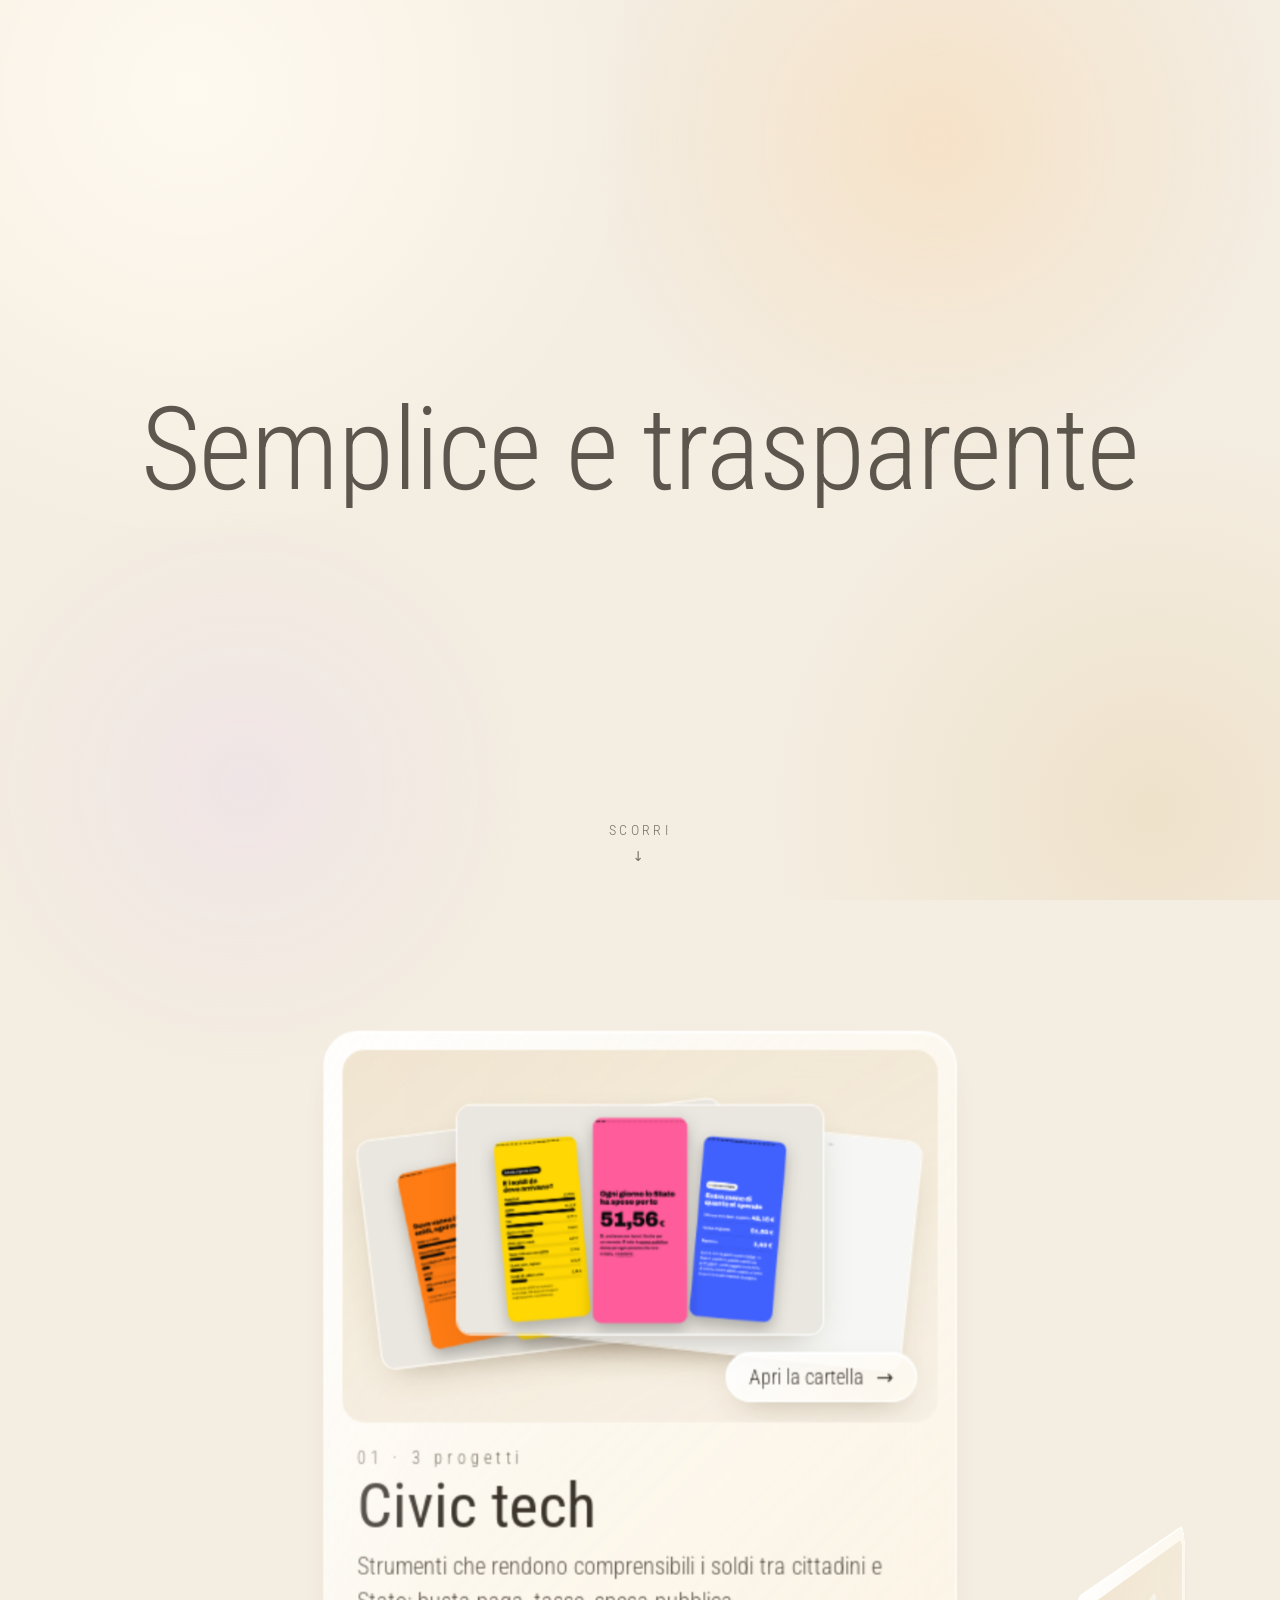
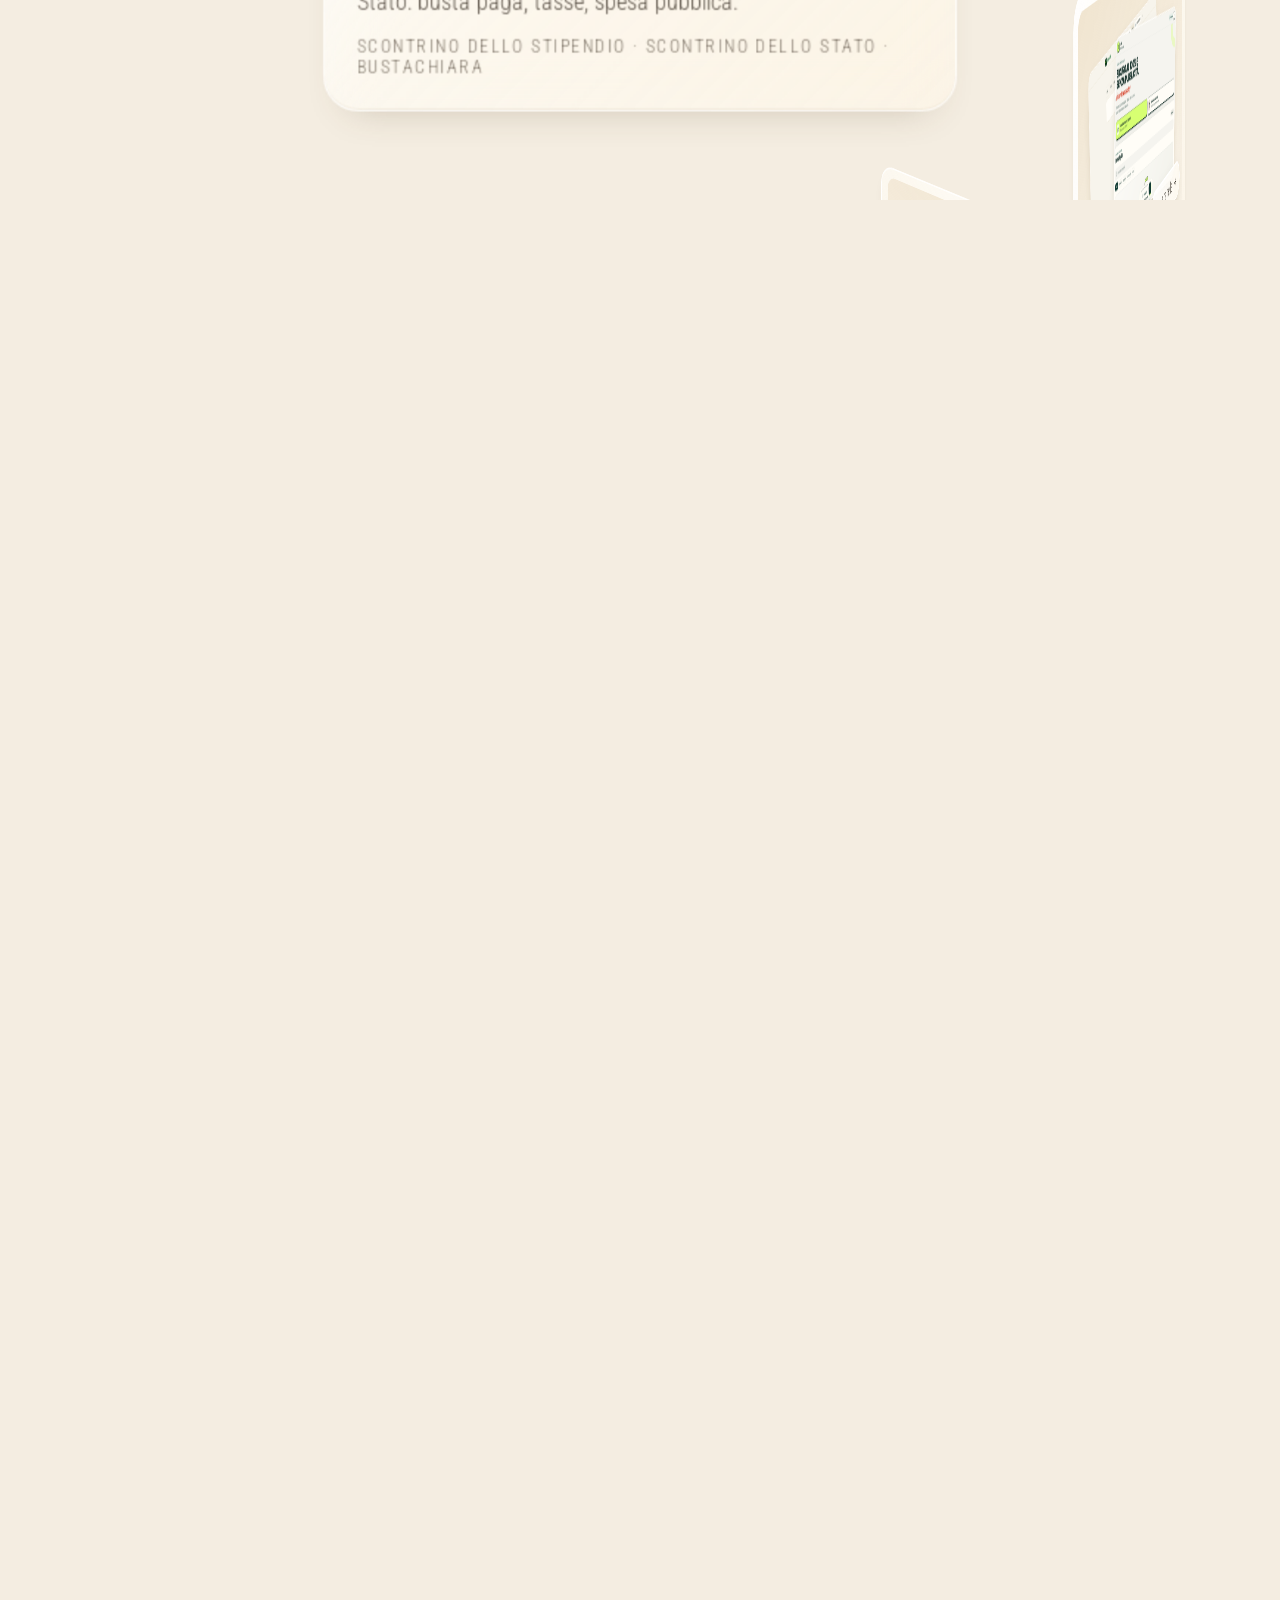
<file: index.html>
<!doctype html>
<html lang="it">
<head>
<meta charset="utf-8">
<meta name="viewport" content="width=device-width, initial-scale=1">
<title>Marvin Bonazzo — Portfolio</title>
<link rel="preconnect" href="https://fonts.googleapis.com">
<link rel="preconnect" href="https://fonts.gstatic.com" crossorigin>
<link href="https://fonts.googleapis.com/css2?family=Roboto+Condensed:wght@300;400&display=swap" rel="stylesheet">
<link rel="stylesheet" href="assets/style.css">
<script src="assets/transition.js"></script>
<style>
  :root {
    --cream: #f4ede1;
    --ink: #3b352d;
    --ink-soft: #7a7064;
    --glass-edge: rgba(255, 255, 255, 0.75);
    --line: rgba(122, 104, 80, 0.35);
    --card-w: min(430px, 76vw, 62vh);
  }
  * { box-sizing: border-box; margin: 0; padding: 0; }
  html { scroll-behavior: smooth; }
  body { font-family: "Roboto Condensed", system-ui, sans-serif; font-weight: 300; color: var(--ink); overflow-x: hidden; }

  /* soft colour patches drawn as gradients (no blur filter to composite every frame) */
  .blob { position: fixed; border-radius: 50%; z-index: -1; pointer-events: none; }
  .blob.a { width: 56vw; height: 56vw; top: -17vw; right: -1vw; background: radial-gradient(circle, rgba(247,217,180,.55) 0%, rgba(247,217,180,.25) 35%, rgba(247,217,180,0) 68%); }
  .blob.b { width: 46vw; height: 46vw; bottom: -14vw; left: -4vw; background: radial-gradient(circle, rgba(232,214,240,.35) 0%, rgba(232,214,240,.15) 35%, rgba(232,214,240,0) 68%); }

  /* glass, without live background blur (that does not work inside 3D anyway) */
  .glass {
    background: linear-gradient(135deg, rgba(255,255,255,.86), rgba(255,252,245,.7) 55%, rgba(255,248,235,.62));
    border: 1px solid var(--glass-edge);
    box-shadow: inset 0 1px 0 rgba(255,255,255,.9), inset 0 -1px 0 rgba(200,180,150,.2), 0 14px 28px -18px rgba(90,70,40,.3);
    position: relative; overflow: hidden;
  }
  .glass::before {
    content: ""; position: absolute; inset: 0; pointer-events: none;
    background: linear-gradient(115deg, rgba(255,255,255,.55) 0%, rgba(255,255,255,0) 38%);
  }

  /* ——— intro ——— */
  .intro { height: 100vh; display: grid; place-items: center; text-align: center; padding: 0 16px; }
  .intro h1 { font-weight: 300; font-size: clamp(2.6rem, 9vw, 7.5rem); letter-spacing: -.01em; line-height: 1; color: rgba(59,53,45,.82); }
  .intro .hint {
    position: absolute; bottom: 36px; left: 50%; transform: translateX(-50%);
    font-size: .85rem; letter-spacing: .25em; text-transform: uppercase; color: var(--ink-soft);
    display: flex; align-items: center; gap: 10px;
  }
  .intro .hint span { display: inline-block; animation: nudge 1.8s ease-in-out infinite; }
  @keyframes nudge { 50% { transform: translateY(7px); } }

  /* ——— the spiral: projects on a helix inside a tube; scrolling travels down it ——— */
  .h-wrap { position: relative; }                       /* height set by JS */
  .h-sticky { position: sticky; top: 0; height: 100vh; overflow: hidden; perspective: 1500px; perspective-origin: 50% 45%; }
  .scene { position: absolute; left: 50%; top: 50%; width: 0; height: 0; transform-style: preserve-3d; will-change: transform; }
  /* leaves are flat: one 3D context (the scene) instead of one per card and per line piece */
  .scene > * { position: absolute; left: 0; top: 0; transform-style: flat; transform-origin: 0 0; }  /* pivot on the tube axis */

  .card {
    width: var(--card-w); border-radius: 24px; padding: 12px 12px 22px;
    backface-visibility: visible;                        /* seen from behind, it shows reversed */
    will-change: transform;
  }
  .card .shot { display: block; border-radius: 15px; overflow: hidden; position: relative; aspect-ratio: 16 / 10; -webkit-tap-highlight-color: transparent; }
  .card .shot img { width: 100%; height: 100%; object-fit: cover; object-position: top; display: block; transition: transform .6s cubic-bezier(.2,.7,.2,1); }
  .card .open {
    position: absolute; right: 14px; bottom: 14px;
    display: inline-flex; align-items: center; gap: 8px; padding: 8px 15px; border-radius: 999px;
    font-size: .88rem; color: var(--ink);
    background: linear-gradient(135deg, rgba(255,255,255,.94), rgba(255,250,240,.8));
    border: 1px solid rgba(255,255,255,.9); box-shadow: inset 0 1px 0 #fff, 0 8px 22px -10px rgba(90,70,40,.45);
  }
  .card .open i { font-style: normal; display: inline-block; animation: open-nudge 1.8s ease-in-out infinite; }
  @keyframes open-nudge { 50% { transform: translateX(4px); } }
  .card .info { padding: 16px 10px 0; }
  .card .num { font-size: .78rem; letter-spacing: .25em; color: var(--ink-soft); }
  .card h2 { font-weight: 400; font-size: clamp(1.9rem, 3.4vw, 2.6rem); line-height: 1.05; margin: 4px 0 8px; }
  .card h2 a { text-decoration: none; color: inherit; }
  .card p { font-size: 1.02rem; line-height: 1.45; color: #5a5147; }
  .card .meta { margin-top: 12px; display: flex; align-items: center; justify-content: space-between; gap: 12px; flex-wrap: wrap; }
  .card .tags { font-size: .76rem; letter-spacing: .12em; text-transform: uppercase; color: var(--ink-soft); }
  .card .ext { padding: 7px 15px; border-radius: 999px; font-size: .88rem; color: var(--ink); text-decoration: none; }
  @media (hover: hover) {
    .card .shot:hover img { transform: scale(1.02); }
    .card .ext:hover, .card h2 a:hover { text-decoration: underline; text-underline-offset: 4px; }
  }
  .card a:focus-visible { outline: 2px solid rgba(122,96,60,.6); outline-offset: 3px; }

  .card.outro { padding: 40px 28px; text-align: center; background: none; border: 0; box-shadow: none; }
  .card.outro::before { display: none; }
  .outro { display: grid; justify-items: center; gap: 16px; }
  .outro .all { display: inline-block; padding: 16px 34px; border-radius: 999px; text-decoration: none; font-size: clamp(1.3rem, 2.4vw, 1.7rem); color: var(--ink); }
  .outro p { font-size: 1.05rem; color: var(--ink-soft); }
  .outro p a { color: var(--ink); text-underline-offset: 3px; }
  .outro .mail a { user-select: all; }

  /* the line: a continuous spiral that grows as you scroll, ending in a small circle */
  .seg { height: 1.5px; }
  .seg b { display: block; width: 100%; height: 100%; background: rgba(122,96,60,.5); border-radius: 1px; transform-origin: 0 50%; transform: scaleX(0); }
  .dot { width: 9px; height: 9px; border-radius: 50%; background: var(--cream); border: 1.5px solid rgba(122,96,60,.7); opacity: 0; transition: opacity .3s ease; }

  .counter {
    position: fixed; right: 24px; bottom: 22px; font-size: .8rem; letter-spacing: .2em; color: var(--ink-soft);
    padding: 8px 14px; border-radius: 999px; opacity: 0; transition: opacity .4s; z-index: 5;
  }
  .counter.on { opacity: 1; }


  /* folder: the covers of its projects, fanned out like papers in a folder */
  .card .shot.stack { background: linear-gradient(160deg, rgba(239,226,203,.9), rgba(244,237,225,.6)); }
  .card .shot.stack img { position: absolute; width: 62%; height: auto; aspect-ratio: 16 / 10; left: 19%; top: 16%;
    border-radius: 10px; box-shadow: 0 10px 24px -12px rgba(90,70,40,.45); border: 1px solid rgba(255,255,255,.8);
    transition: transform .6s cubic-bezier(.2,.7,.2,1); }
  .card .shot.n1 img { width: 78%; left: 11%; top: 10%; }
  .card .shot.n2 img:nth-child(1) { transform: translateX(-16%) rotate(-5deg); }
  .card .shot.n2 img:nth-child(2) { transform: translateX(16%) translateY(6%) rotate(4deg); }
  .card .shot.n3 img:nth-child(1) { transform: translateX(-24%) translateY(4%) rotate(-7deg); }
  .card .shot.n3 img:nth-child(2) { transform: translateY(-2%); z-index: 1; }
  .card .shot.n3 img:nth-child(3) { transform: translateX(24%) translateY(6%) rotate(6deg); }
  .card .shot.stack .open { z-index: 2; }
  @media (hover: hover) {
    .card .shot.stack:hover img { transform: none; }
    .card .shot.n2:hover img:nth-child(1) { transform: translateX(-22%) rotate(-7deg); }
    .card .shot.n2:hover img:nth-child(2) { transform: translateX(22%) translateY(6%) rotate(6deg); }
    .card .shot.n3:hover img:nth-child(1) { transform: translateX(-30%) translateY(4%) rotate(-9deg); }
    .card .shot.n3:hover img:nth-child(2) { transform: translateY(-5%); }
    .card .shot.n3:hover img:nth-child(3) { transform: translateX(30%) translateY(6%) rotate(8deg); }
    .card .shot.n1:hover img { transform: scale(1.02); }
  }
  @media (prefers-reduced-motion: reduce) { .card .shot.stack img { transition: none; } }
  @media (max-width: 700px) {
    .h-sticky { perspective: 1000px; }
    .card { padding: 10px 10px 18px; }
    .card p { font-size: .96rem; }
    .card .open { font-size: .8rem; padding: 7px 12px; right: 10px; bottom: 10px; }
  }
  @media (prefers-reduced-motion: reduce) { .card .open i { animation: none; } }
</style>
</head>
<body>
<div class="blob a"></div><div class="blob b"></div>

<section class="intro">
  <h1 class="reveal">Semplice e trasparente</h1>
  <div class="hint">Scorri <span>↓</span></div>
</section>

<section class="h-wrap" id="hwrap">
  <div class="h-sticky">
    <div class="scene" id="scene">

      <article class="card glass folder" data-item>
        <a class="shot stack n3" href="cartella.html#civic" aria-label="Apri la cartella Civic tech"><img src="img/scontrino-stipendio.png" alt=""><img src="img/scontrino-stato.png" alt=""><img src="img/bustachiara.png" alt=""><span class="open" aria-hidden="true">Apri la cartella <i>→</i></span></a>
        <div class="info">
          <div class="num">01 · 3 progetti</div>
          <h2><a href="cartella.html#civic">Civic tech</a></h2>
          <p>Strumenti che rendono comprensibili i soldi tra cittadini e Stato: busta paga, tasse, spesa pubblica.</p>
          <div class="meta"><span class="tags">Scontrino dello Stipendio · Scontrino dello Stato · BustaChiara</span></div>
        </div>
      </article>

      <article class="card glass folder" data-item>
        <a class="shot stack n2" href="cartella.html#utility" aria-label="Apri la cartella Utility personali"><img src="img/budjet.png" alt=""><img src="img/loya.png" alt=""><span class="open" aria-hidden="true">Apri la cartella <i>→</i></span></a>
        <div class="info">
          <div class="num">02 · 2 progetti</div>
          <h2><a href="cartella.html#utility">Utility personali</a></h2>
          <p>Nati per un mio bisogno quotidiano e usati ogni giorno.</p>
          <div class="meta"><span class="tags">BudJet · Loya</span></div>
        </div>
      </article>

      <article class="card glass folder" data-item>
        <a class="shot stack n1" href="cartella.html#vertical" aria-label="Apri la cartella Vertical software"><img src="img/gelatonutriente.png" alt=""><span class="open" aria-hidden="true">Apri la cartella <i>→</i></span></a>
        <div class="info">
          <div class="num">03 · 1 progetto</div>
          <h2><a href="cartella.html#vertical">Vertical software</a></h2>
          <p>Software costruito su misura per una professione specifica.</p>
          <div class="meta"><span class="tags">GelatoNutriente</span></div>
        </div>
      </article>

      <article class="card glass folder" data-item>
        <a class="shot stack n2" href="cartella.html#studi" aria-label="Apri la cartella Studi e riassunti"><img src="img/happiness-in-leadership.png" alt=""><img src="img/lean-six-sigma-black-belt.png" alt=""><span class="open" aria-hidden="true">Apri la cartella <i>→</i></span></a>
        <div class="info">
          <div class="num">04 · 2 progetti</div>
          <h2><a href="cartella.html#studi">Studi e riassunti</a></h2>
          <p>Quello che imparo dai corsi, riassunto in pagine interattive.</p>
          <div class="meta"><span class="tags">Happiness in Leadership · Lean Six Sigma Black Belt</span></div>
        </div>
      </article>

      <div class="card outro" data-item>
        <a class="all glass" href="progetti.html">Tutti i progetti →</a>
        <p>Altro su <a href="https://github.com/MarvinBonazzo" target="_blank" rel="noopener">github.com/MarvinBonazzo</a></p>
        <p class="mail">Scrivimi a <a class="js-mail" href="#" data-u="nivramyaraloirra" data-d="moc.liamg">[attiva JavaScript per vedere l'email]</a></p>
        <script>document.querySelectorAll(".js-mail").forEach(function(a){var r=function(s){return s.split("").reverse().join("")};var m=r(a.dataset.u)+"@"+r(a.dataset.d);a.href="mailto:"+m;a.textContent=m;});</script>
      </div>

    </div>
  </div>
</section>

<div class="counter glass" id="counter">01 / 04</div>

<script>
(() => {
  // Scrolling down travels down a helix: each project sits one step further round and
  // one step lower. The next one waits on the right, comes to the front, then turns
  // away to the left and behind, where you see it from the back.
  // The browser ties rotation, fades and line to the scroll (scroll-driven CSS animations),
  // so it runs with the scroll on the GPU. Older browsers fall back to a JavaScript ease.
  const wrap = document.getElementById('hwrap');
  const scene = document.getElementById('scene');
  const counter = document.getElementById('counter');
  const items = [...scene.querySelectorAll('[data-item]')];
  const N = items.length, PROJECTS = N - 1;
  const STEP = 60;                                   // degrees round the tube per project
  const reduce = matchMedia('(prefers-reduced-motion: reduce)').matches;
  const touch = matchMedia('(hover: none), (pointer: coarse)').matches;
  // wherever the browser can tie animations to the scroll, let it (laptop and phone): it runs
  // on the GPU with the scroll itself, so nothing waits on the main thread
  const NATIVE = !reduce && CSS.supports('animation-timeline: view()');
  const EASE = reduce || touch || NATIVE ? 1 : 0.12;
  const pad = n => String(n).padStart(2, '0');
  const rad = d => d * Math.PI / 180;
  let R = 600, PITCH = 300, PER = 700, wrapTop = 0, vh = innerHeight, cur = 0, raf = 0;
  let deco = [], lastIdx = -1, counterOn = null, lastPE = -1;
  let path = [], lastQ = -1e9, endDot = null;   // line pieces in order: { bar, t0, t1 } along the spiral
  const START = 0.36;                 // the line begins just after the first card
  const LEAD = 0.32;                  // the line runs this far ahead of the card in front

  const place = (el, t, extra = '') =>
    el.style.transform = `rotateY(${t * STEP}deg) translateZ(${R}px) translateY(${t * PITCH}px) ${extra}`;
  const opacityAt = a => Math.max(0, Math.min(1, 1.25 - (a - 0.6) * 0.55));
  const pt = (t, r) => ({ x: r * Math.sin(rad(t * STEP)), y: t * PITCH, z: r * Math.cos(rad(t * STEP)) });

  function layout() {
    vh = innerHeight;
    const w = items[0].offsetWidth;
    // radius so neighbours never overlap: chord between two steps ≥ 1.12 × card width
    R = Math.round(w * 1.12 / (2 * Math.sin(rad(STEP / 2))));
    PITCH = Math.round(vh * 0.42);                   // how much lower each next project sits
    PER = Math.round(vh * 0.85);                     // scroll needed to move one project
    wrap.style.height = (vh + (N - 1) * PER) + 'px';
    wrapTop = wrap.getBoundingClientRect().top + scrollY;
    items.forEach((el, i) => { el.dataset.i = i; place(el, i, 'translate(-50%, -50%)'); });

    // the line: one continuous spiral, a little inside the cards, ending just before the last words
    deco.forEach(d => d.remove()); deco = []; path = []; lastQ = -1e9;
    const frag = document.createDocumentFragment();
    const r = R * 0.93, end = N - 1 - 0.24, h = 0.155;
    for (let t = START; t < end - 1e-6; t += h) {
      const t1 = Math.min(end, t + h);
      const A = pt(t, r), B = pt(t1, r);
      const dx = B.x - A.x, dy = B.y - A.y, dz = B.z - A.z, L = Math.hypot(dx, dy, dz);
      // anchored at its start A, pointing at B: the stroke inside grows from A towards B
      const seg = document.createElement('i'); seg.className = 'seg';
      seg.style.width = (L + 0.8).toFixed(1) + 'px';
      seg.style.transform = `translate3d(${A.x}px, ${A.y}px, ${A.z}px) ` +
        `rotateY(${Math.atan2(-dz, dx) * 180 / Math.PI}deg) rotateZ(${Math.asin(dy / L) * 180 / Math.PI}deg) translateY(-50%)`;
      const bar = document.createElement('b'); seg.appendChild(bar);
      frag.appendChild(seg); deco.push(seg); path.push({ bar, t0: t, t1 });
    }
    const E = pt(end, r), dot = document.createElement('i'); dot.className = 'dot';
    dot.style.transform = `translate3d(${E.x}px, ${E.y}px, ${E.z}px) rotateY(${end * STEP}deg) translate(-50%, -50%)`;
    frag.appendChild(dot); deco.push(dot); endDot = dot;
    scene.appendChild(frag);

    if (NATIVE) buildNative();
    cur = target(); render(cur);
  }

  // phone: write keyframes the browser runs against the scroll position of the section
  function buildNative() {
    let css = `.h-wrap{view-timeline:--spiral block}
      @keyframes spiral{from{transform:translateZ(${-R}px) translateY(0px) rotateY(0deg)}
        to{transform:translateZ(${-R}px) translateY(${-(N - 1) * PITCH}px) rotateY(${-(N - 1) * STEP}deg)}}
      #scene{animation:spiral linear both;animation-timeline:--spiral;animation-range:contain 0% contain 100%}`;
    items.forEach((el, i) => {
      let f = '';
      for (let k = 0; k <= (N - 1) * 4; k++) {
        const p = k / 4;
        f += `${(p / (N - 1) * 100).toFixed(3)}%{opacity:${opacityAt(Math.abs(i - p)).toFixed(3)}}`;
      }
      css += `@keyframes fade${i}{${f}}
        [data-i="${i}"]{animation:fade${i} linear both;animation-timeline:--spiral;animation-range:contain 0% contain 100%}`;
    });
    css += `@keyframes grow{from{transform:scaleX(0)}to{transform:scaleX(1)}}
      @keyframes show{from{opacity:0}to{opacity:1}}`;
    const pc = t => Math.max(0, Math.min(100, (t - LEAD) / (N - 1) * 100)).toFixed(3);
    path.forEach(({ bar, t0, t1 }) => {
      bar.style.animation = 'grow linear both';
      bar.style.animationTimeline = '--spiral';
      bar.style.animationRange = `contain ${pc(t0)}% contain ${pc(t1)}%`;
    });
    endDot.style.animation = 'show linear both';
    endDot.style.animationTimeline = '--spiral';
    endDot.style.animationRange = `contain ${pc(N - 1 - 0.24)}% contain ${pc(N - 1 - 0.14)}%`;
    let tag = document.getElementById('spiral-kf');
    if (!tag) { tag = document.createElement('style'); tag.id = 'spiral-kf'; document.head.appendChild(tag); }
    tag.textContent = css;
  }

  const target = () => Math.min(N - 1, Math.max(0, (scrollY - wrapTop) / PER));

  function render(p) {
    if (!NATIVE) {
      scene.style.transform = `translateZ(${-R}px) translateY(${-p * PITCH}px) rotateY(${-p * STEP}deg)`;
      items.forEach((el, i) => { el.style.opacity = opacityAt(Math.abs(i - p)).toFixed(3); });
      // the line grows continuously to just past the card in front
      const q = p + LEAD, lo = Math.min(q, lastQ), hi = Math.max(q, lastQ);
      for (const sgm of path) {
        if (sgm.t1 < lo || sgm.t0 > hi) continue;            // only pieces whose state changed
        const f = Math.max(0, Math.min(1, (q - sgm.t0) / (sgm.t1 - sgm.t0)));
        sgm.bar.style.transform = `scaleX(${f.toFixed(4)})`;
      }
      if (lastQ === -1e9) path.forEach(sgm => {
        const f = Math.max(0, Math.min(1, (q - sgm.t0) / (sgm.t1 - sgm.t0)));
        sgm.bar.style.transform = `scaleX(${f.toFixed(4)})`;
      });
      endDot.style.opacity = q >= N - 1 - 0.24 ? '1' : '0';
      lastQ = q;
    }
    const front = Math.round(p);
    if (front !== lastPE && Math.abs(front - p) < 0.5) {   // only the card in front can be tapped
      items.forEach((el, i) => { el.style.pointerEvents = i === front ? 'auto' : 'none'; });
      lastPE = front;
    }
    const idx = Math.min(PROJECTS - 1, front);
    const on = scrollY > wrapTop - vh * 0.3 && p < N - 1.5;
    if (on !== counterOn) { counter.classList.toggle('on', on); counterOn = on; }
    if (idx !== lastIdx) { counter.textContent = pad(idx + 1) + ' / ' + pad(PROJECTS); lastIdx = idx; }
  }

  let lastT = 0;
  function tick(now) {
    const tgt = target();
    const dt = lastT ? Math.min(64, now - lastT) : 16.7; lastT = now;
    const k = EASE >= 1 ? 1 : 1 - Math.pow(1 - EASE, dt / 16.7);
    cur += (tgt - cur) * k;
    if (Math.abs(tgt - cur) < 0.0008) cur = tgt;
    render(cur);
    raf = cur === tgt ? 0 : requestAnimationFrame(tick);
    if (!raf) lastT = 0;
  }
  addEventListener('scroll', () => { if (!raf) raf = requestAnimationFrame(tick); }, { passive: true });

  // Laptop: wheel and trackpad glide to the new position instead of jumping there.
  // The page still scrolls for real (so the browser keeps drawing the spiral on the GPU);
  // only the steps in between are smoothed.
  if (!touch && !reduce) {
    let goal = scrollY, pos = scrollY, sraf = 0, slast = 0;
    const GLIDE = 0.085;
    const glide = now => {
      const dt = slast ? Math.min(64, now - slast) : 16.7; slast = now;
      pos += (goal - pos) * (1 - Math.pow(1 - GLIDE, dt / 16.7));
      if (Math.abs(goal - pos) < 0.5) pos = goal;
      scrollTo({ top: pos, behavior: 'instant' });
      sraf = pos === goal ? 0 : requestAnimationFrame(glide);
      if (!sraf) slast = 0;
    };
    addEventListener('wheel', e => {
      if (e.ctrlKey) return;                         // pinch to zoom stays native
      e.preventDefault();
      const dy = e.deltaMode === 1 ? e.deltaY * 40 : e.deltaMode === 2 ? e.deltaY * innerHeight : e.deltaY;
      if (!sraf) { pos = scrollY; goal = scrollY; }
      goal = Math.max(0, Math.min(document.documentElement.scrollHeight - innerHeight, goal + dy));
      if (!sraf) sraf = requestAnimationFrame(glide);
    }, { passive: false });
    // keys, scrollbar or links take over at once
    const stop = () => { cancelAnimationFrame(sraf); sraf = 0; slast = 0; };
    addEventListener('keydown', stop);
    addEventListener('mousedown', stop);
  }

  let lastW = innerWidth, lastH = innerHeight;
  addEventListener('resize', () => {
    if (innerWidth === lastW && Math.abs(innerHeight - lastH) < 160) return;   // mobile address bar
    lastW = innerWidth; lastH = innerHeight; layout();
  });
  addEventListener('load', layout);
  layout();
})();
</script>
</body>
</html>
</file>
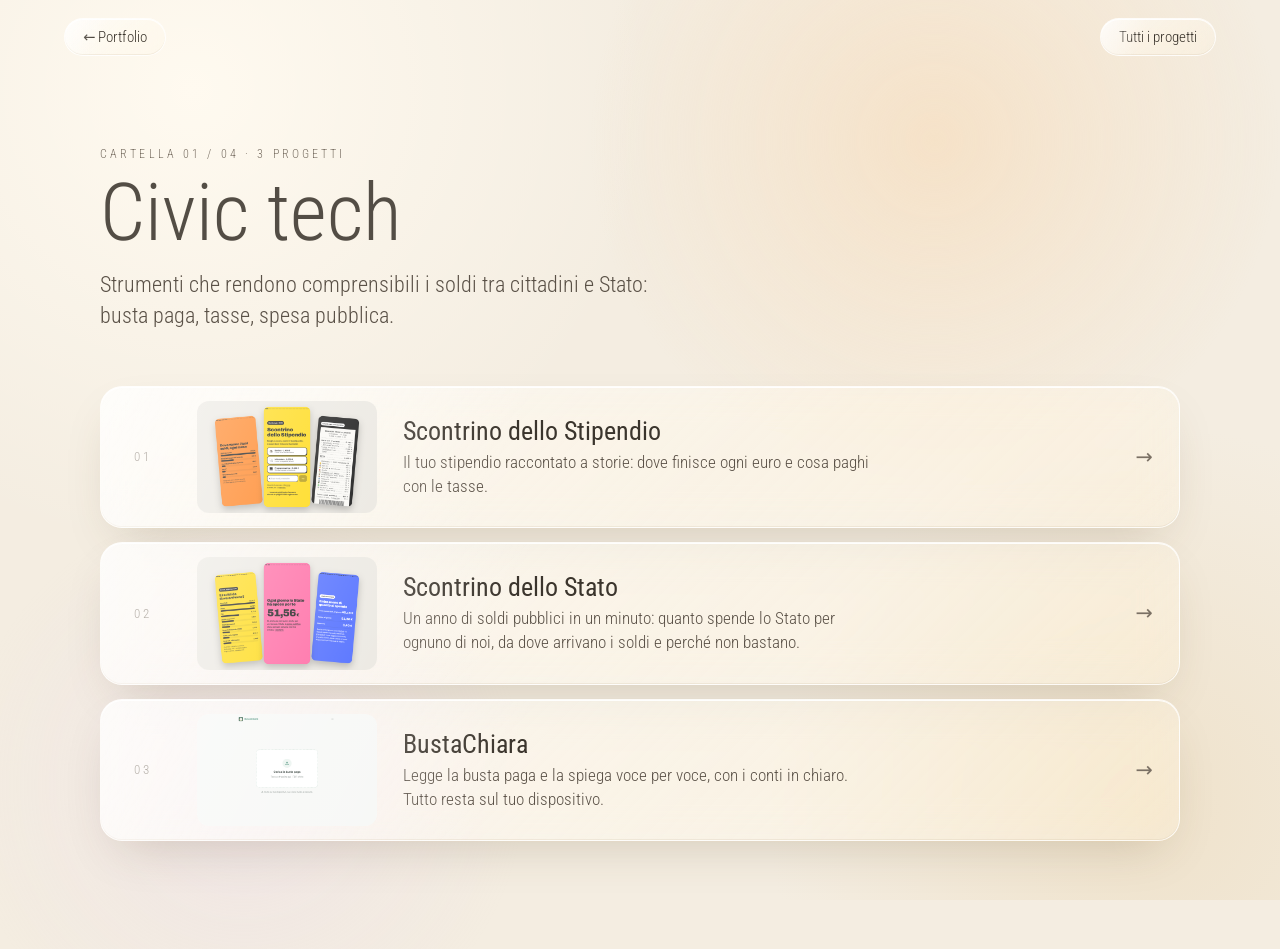
<file: cartella.html>
<!doctype html>
<html lang="it">
<head>
<meta charset="utf-8">
<meta name="viewport" content="width=device-width, initial-scale=1">
<title>Cartella — Marvin Bonazzo</title>
<link rel="preconnect" href="https://fonts.googleapis.com">
<link rel="preconnect" href="https://fonts.gstatic.com" crossorigin>
<link href="https://fonts.googleapis.com/css2?family=Roboto+Condensed:wght@300;400&display=swap" rel="stylesheet">
<link rel="stylesheet" href="assets/style.css">
<script src="assets/transition.js"></script>
<style>
  header { padding: 8vh 0 6vh; }
  header p.lead { margin-top: 16px; font-size: clamp(1.1rem, 2vw, 1.35rem); line-height: 1.45; color: var(--ink-mid); max-width: 52ch; }
  .list { padding-bottom: 12vh; }
  header h1 { font-weight: 300; font-size: clamp(2.6rem, 7vw, 5rem); line-height: 1; margin-top: 12px; color: rgba(59,53,45,.88); }
  .list { list-style: none; display: grid; gap: 14px; }
  .group { display: grid; gap: 14px; padding-bottom: 8vh; }
  .group-head { display: grid; gap: 6px; padding: 0 6px 4px; }
  .group-head h2 { font-weight: 400; font-size: 1.05rem; letter-spacing: .2em; text-transform: uppercase; color: var(--ink-soft); }
  .group-head p { color: var(--ink-mid); font-size: 1.05rem; max-width: 60ch; }
  .item a {
    display: grid; grid-template-columns: 56px 180px 1fr auto; gap: 26px; align-items: center;
    padding: 14px 26px 14px 14px; border-radius: 22px; text-decoration: none; transition: transform .25s;
  }
  .item a:hover { transform: translateX(6px); }
  .item .num { font-size: .8rem; letter-spacing: .2em; color: var(--ink-soft); text-align: center; }
  .item img { width: 180px; aspect-ratio: 16/10; object-fit: cover; object-position: top; border-radius: 12px; }
  .item h2 { font-weight: 400; font-size: 1.6rem; }
  .item p { margin-top: 4px; color: var(--ink-mid); font-size: 1.05rem; line-height: 1.45; max-width: 60ch; }
  .item .go { font-size: 1.3rem; color: var(--ink-soft); }
  @media (max-width: 760px) {
    .group { display: grid; gap: 14px; padding-bottom: 8vh; }
  .group-head { display: grid; gap: 6px; padding: 0 6px 4px; }
  .group-head h2 { font-weight: 400; font-size: 1.05rem; letter-spacing: .2em; text-transform: uppercase; color: var(--ink-soft); }
  .group-head p { color: var(--ink-mid); font-size: 1.05rem; max-width: 60ch; }
  .item a { grid-template-columns: 96px 1fr; gap: 16px; padding: 10px 16px 10px 10px; }
    .item .num, .item .go { display: none; }
    .item img { width: 96px; aspect-ratio: 1; border-radius: 10px; }
    .item h2 { font-size: 1.25rem; }
    .item p { font-size: .95rem; }
  }
</style>
</head>
<body>
<div class="blob a"></div><div class="blob b"></div>

<nav class="topbar">
  <a class="pill glass" href="./#hwrap">← Portfolio</a>
  <a class="pill glass" href="progetti.html">Tutti i progetti</a>
</nav>

<main class="wrap">
  <header id="head"></header>
  <ul class="list" id="list"></ul>
</main>

<script src="assets/projects.js"></script>
<script>
  const esc = s => String(s).replace(/[&<>"]/g, c => ({ '&': '&amp;', '<': '&lt;', '>': '&gt;', '"': '&quot;' }[c]));
  const keys = Object.keys(window.CATEGORIES);
  const key = keys.includes(location.hash.slice(1)) ? location.hash.slice(1) : keys[0];
  const c = window.CATEGORIES[key];
  const items = window.PROJECTS.filter(p => p.category === key);
  document.title = `${c.name} — Marvin Bonazzo`;
  document.getElementById('head').innerHTML = `
    <div class="eyebrow">Cartella ${String(keys.indexOf(key) + 1).padStart(2, '0')} / ${String(keys.length).padStart(2, '0')} · ${items.length} ${items.length > 1 ? 'progetti' : 'progetto'}</div>
    <h1>${esc(c.name)}</h1>
    <p class="lead">${esc(c.text)}</p>`;
  document.getElementById('list').innerHTML = items.map((p, i) => `
    <li class="item"><a class="glass" href="${p.url || `progetto.html#${p.slug}`}"${p.url ? ' target="_blank" rel="noopener"' : ''}>
      <span class="num">${String(i + 1).padStart(2, '0')}</span>
      <img src="${p.cover}" alt="" loading="lazy">
      <div><h2>${esc(p.name)}</h2><p>${esc(p.short)}</p></div>
      <span class="go">${p.url ? '↗' : '→'}</span>
    </a></li>`).join('');
  addEventListener('hashchange', () => location.reload());
</script>
</body>
</html>
</file>
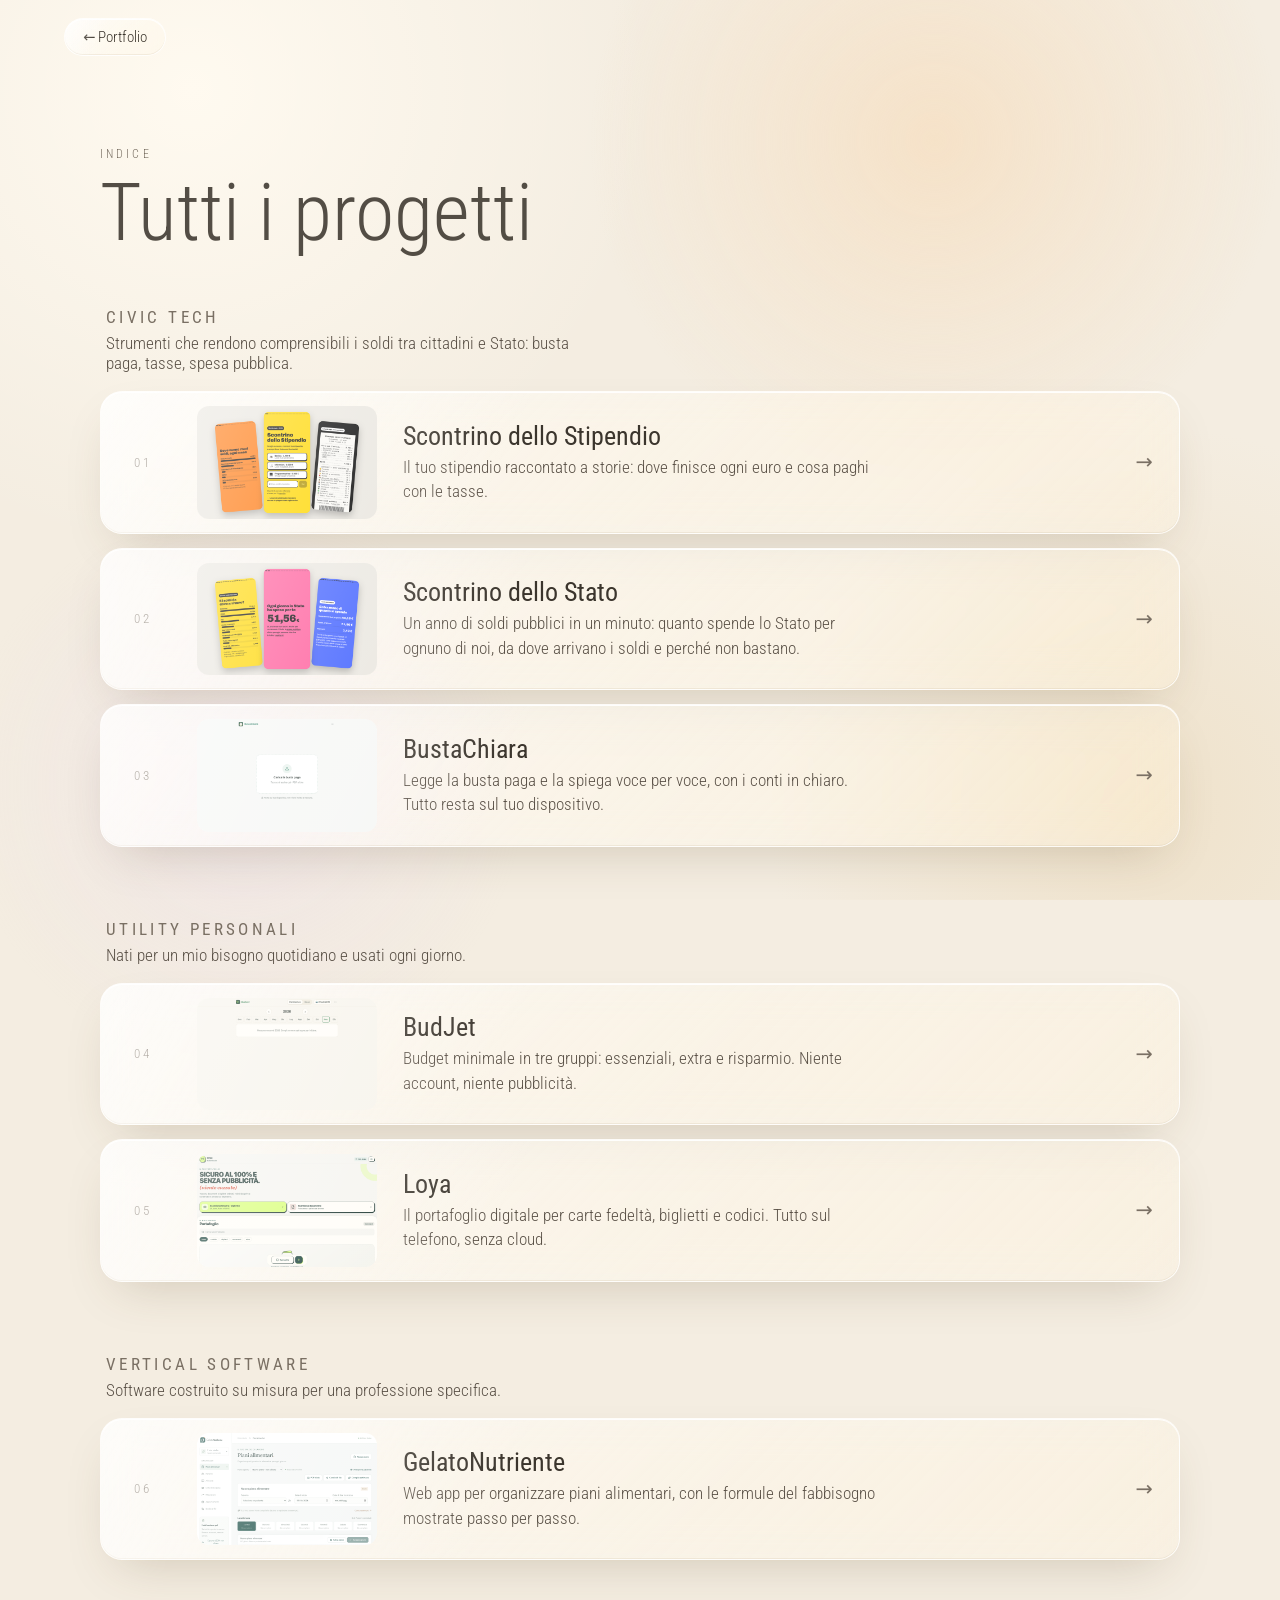
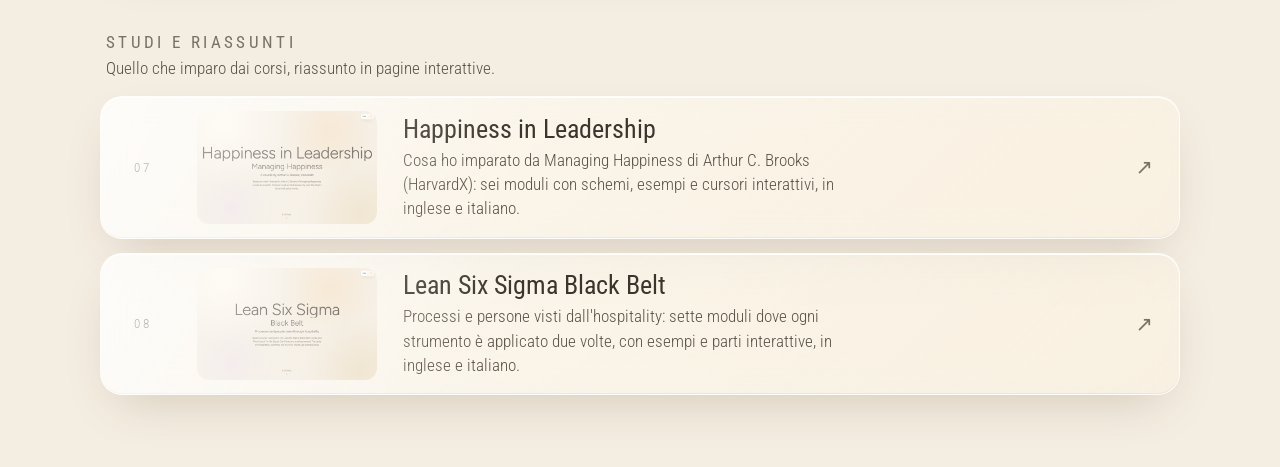
<file: progetti.html>
<!doctype html>
<html lang="it">
<head>
<meta charset="utf-8">
<meta name="viewport" content="width=device-width, initial-scale=1">
<title>Tutti i progetti — Marvin Bonazzo</title>
<link rel="preconnect" href="https://fonts.googleapis.com">
<link rel="preconnect" href="https://fonts.gstatic.com" crossorigin>
<link href="https://fonts.googleapis.com/css2?family=Roboto+Condensed:wght@300;400&display=swap" rel="stylesheet">
<link rel="stylesheet" href="assets/style.css">
<script src="assets/transition.js"></script>
<style>
  header { padding: 8vh 0 6vh; }
  header h1 { font-weight: 300; font-size: clamp(2.6rem, 7vw, 5rem); line-height: 1; margin-top: 12px; color: rgba(59,53,45,.88); }
  .list { list-style: none; display: grid; gap: 14px; }
  .group { display: grid; gap: 14px; padding-bottom: 8vh; }
  .group-head { display: grid; gap: 6px; padding: 0 6px 4px; }
  .group-head h2 { font-weight: 400; font-size: 1.05rem; letter-spacing: .2em; text-transform: uppercase; color: var(--ink-soft); }
  .group-head h2 a { text-decoration: none; }
  .group-head h2 a:hover { text-decoration: underline; text-underline-offset: 4px; }
  .group-head p { color: var(--ink-mid); font-size: 1.05rem; max-width: 60ch; }
  .item a {
    display: grid; grid-template-columns: 56px 180px 1fr auto; gap: 26px; align-items: center;
    padding: 14px 26px 14px 14px; border-radius: 22px; text-decoration: none; transition: transform .25s;
  }
  .item a:hover { transform: translateX(6px); }
  .item .num { font-size: .8rem; letter-spacing: .2em; color: var(--ink-soft); text-align: center; }
  .item img { width: 180px; aspect-ratio: 16/10; object-fit: cover; object-position: top; border-radius: 12px; }
  .item h2 { font-weight: 400; font-size: 1.6rem; }
  .item p { margin-top: 4px; color: var(--ink-mid); font-size: 1.05rem; line-height: 1.45; max-width: 60ch; }
  .item .go { font-size: 1.3rem; color: var(--ink-soft); }
  @media (max-width: 760px) {
    .group { display: grid; gap: 14px; padding-bottom: 8vh; }
  .group-head { display: grid; gap: 6px; padding: 0 6px 4px; }
  .group-head h2 { font-weight: 400; font-size: 1.05rem; letter-spacing: .2em; text-transform: uppercase; color: var(--ink-soft); }
  .group-head h2 a { text-decoration: none; }
  .group-head h2 a:hover { text-decoration: underline; text-underline-offset: 4px; }
  .group-head p { color: var(--ink-mid); font-size: 1.05rem; max-width: 60ch; }
  .item a { grid-template-columns: 96px 1fr; gap: 16px; padding: 10px 16px 10px 10px; }
    .item .num, .item .go { display: none; }
    .item img { width: 96px; aspect-ratio: 1; border-radius: 10px; }
    .item h2 { font-size: 1.25rem; }
    .item p { font-size: .95rem; }
  }
</style>
</head>
<body>
<div class="blob a"></div><div class="blob b"></div>

<nav class="topbar">
  <a class="pill glass" href="./">← Portfolio</a>
</nav>

<main class="wrap">
  <header>
    <div class="eyebrow">Indice</div>
    <h1>Tutti i progetti</h1>
  </header>
  <div id="groups"></div>
</main>

<script src="assets/projects.js"></script>
<script>
  const esc = s => String(s).replace(/[&<>"]/g, c => ({ '&': '&amp;', '<': '&lt;', '>': '&gt;', '"': '&quot;' }[c]));
  const item = p => `
    <li class="item"><a class="glass" href="${p.url || `progetto.html#${p.slug}`}"${p.url ? ' target="_blank" rel="noopener"' : ''}>
      <span class="num">${String(window.PROJECTS.indexOf(p) + 1).padStart(2, '0')}</span>
      <img src="${p.cover}" alt="" loading="lazy">
      <div><h2>${esc(p.name)}</h2><p>${esc(p.short)}</p></div>
      <span class="go">${p.url ? '↗' : '→'}</span>
    </a></li>`;
  document.getElementById('groups').innerHTML = Object.entries(window.CATEGORIES).map(([key, c]) => `
    <section class="group">
      <div class="group-head"><h2><a href="cartella.html#${key}">${esc(c.name)}</a></h2><p>${esc(c.text)}</p></div>
      <ul class="list">${window.PROJECTS.filter(p => p.category === key).map(item).join('')}</ul>
    </section>`).join('');
</script>
</body>
</html>
</file>
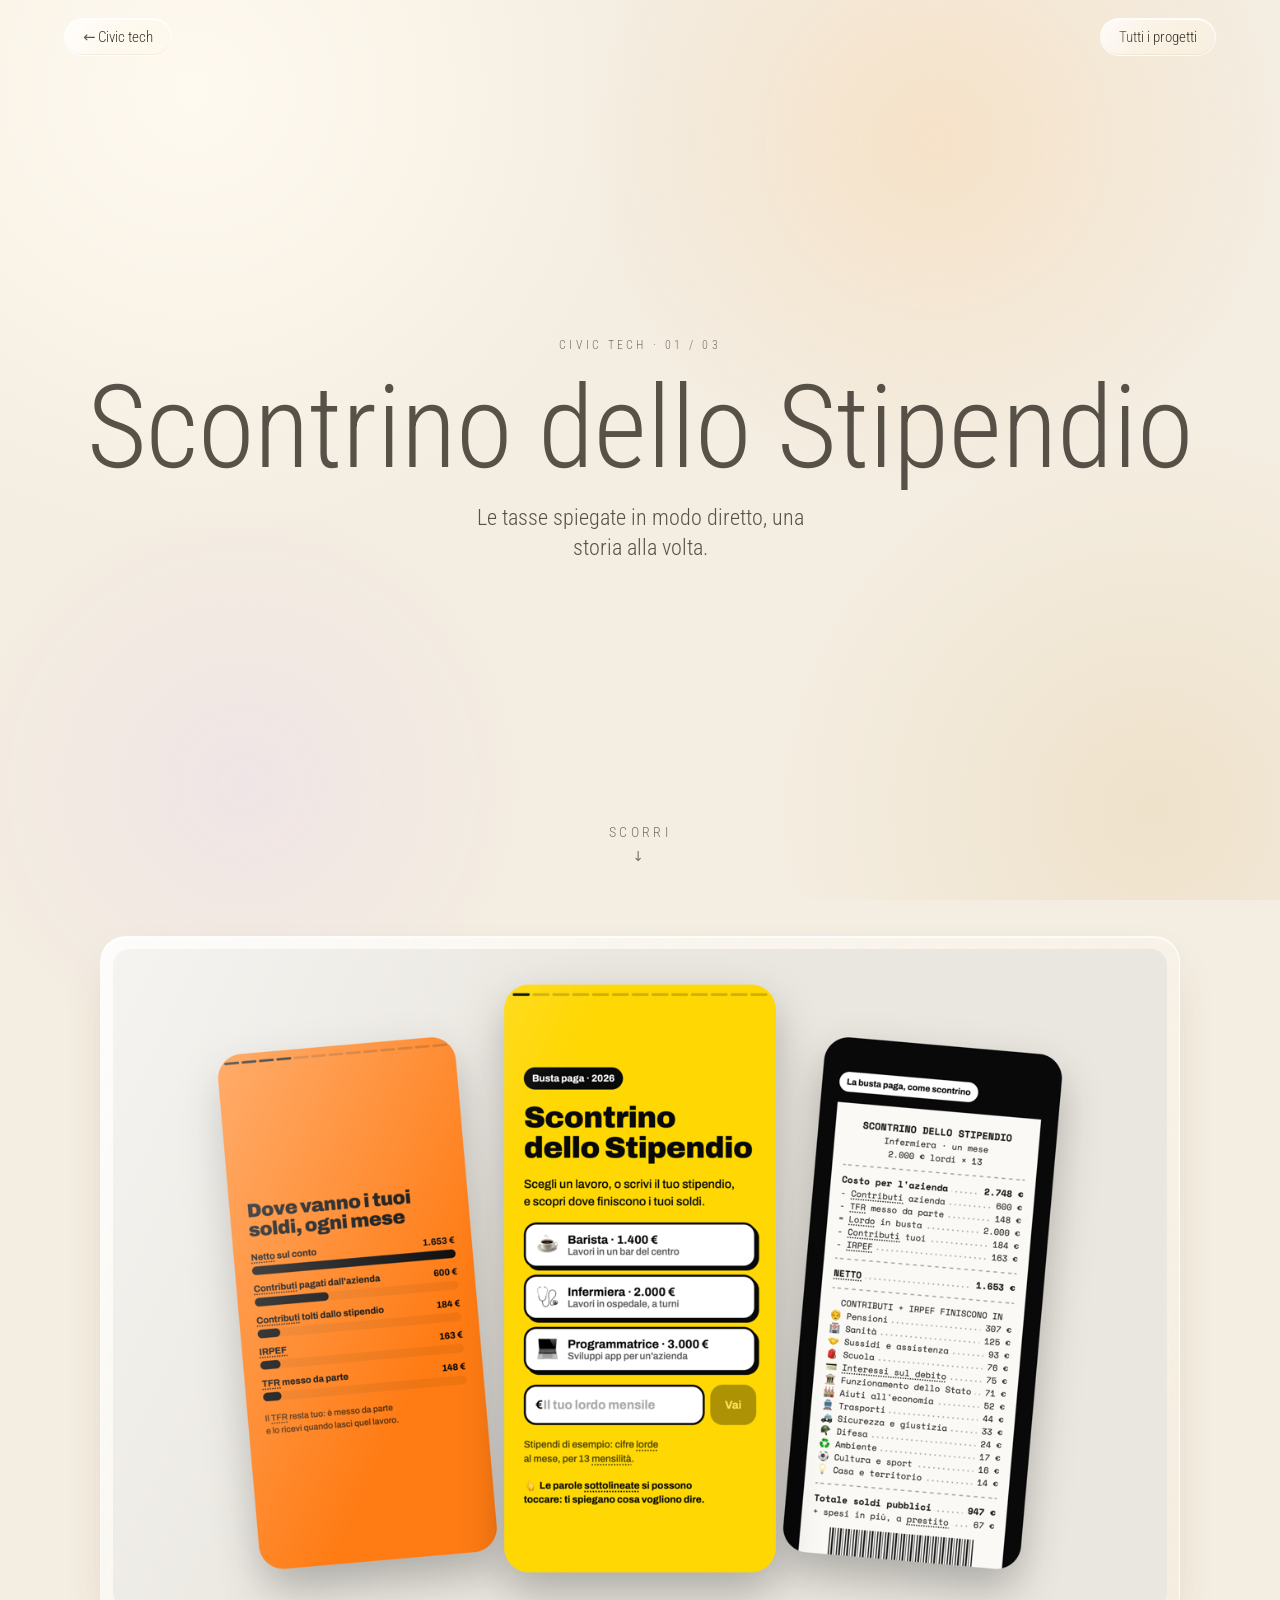
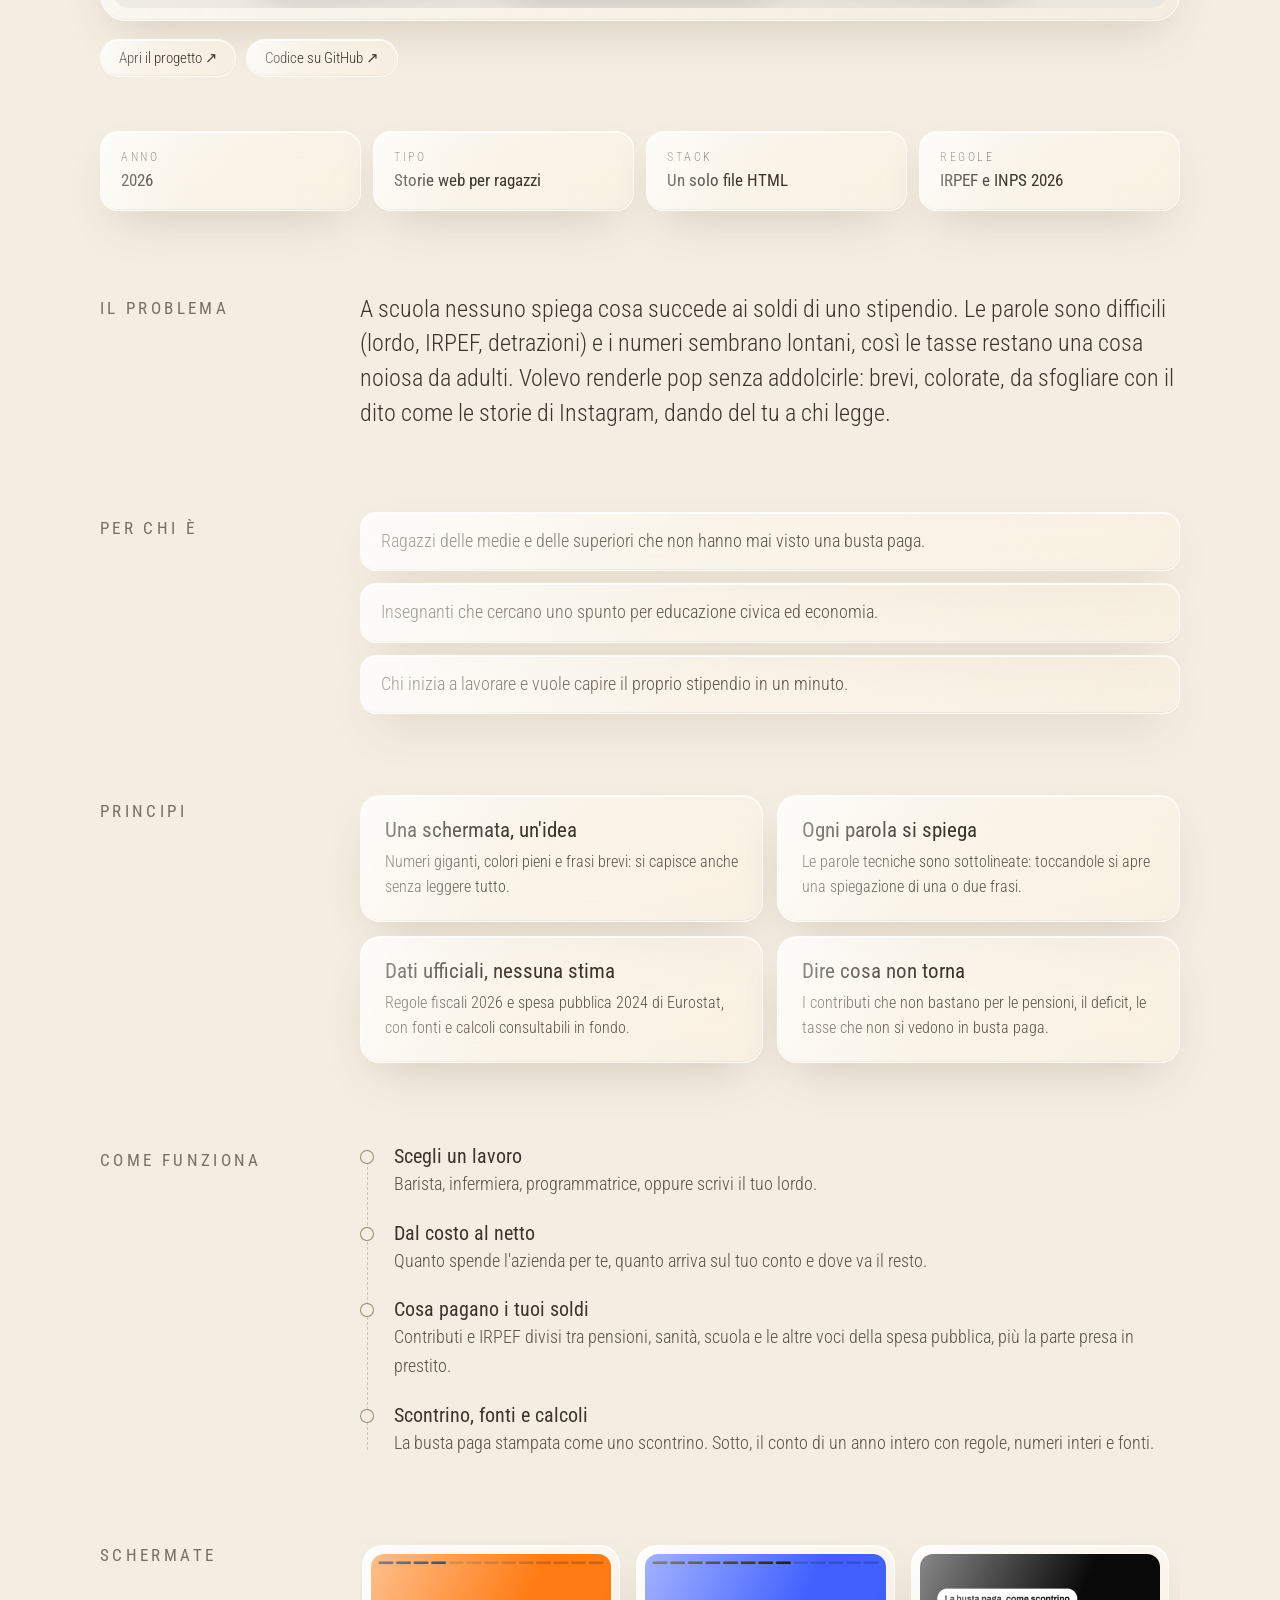
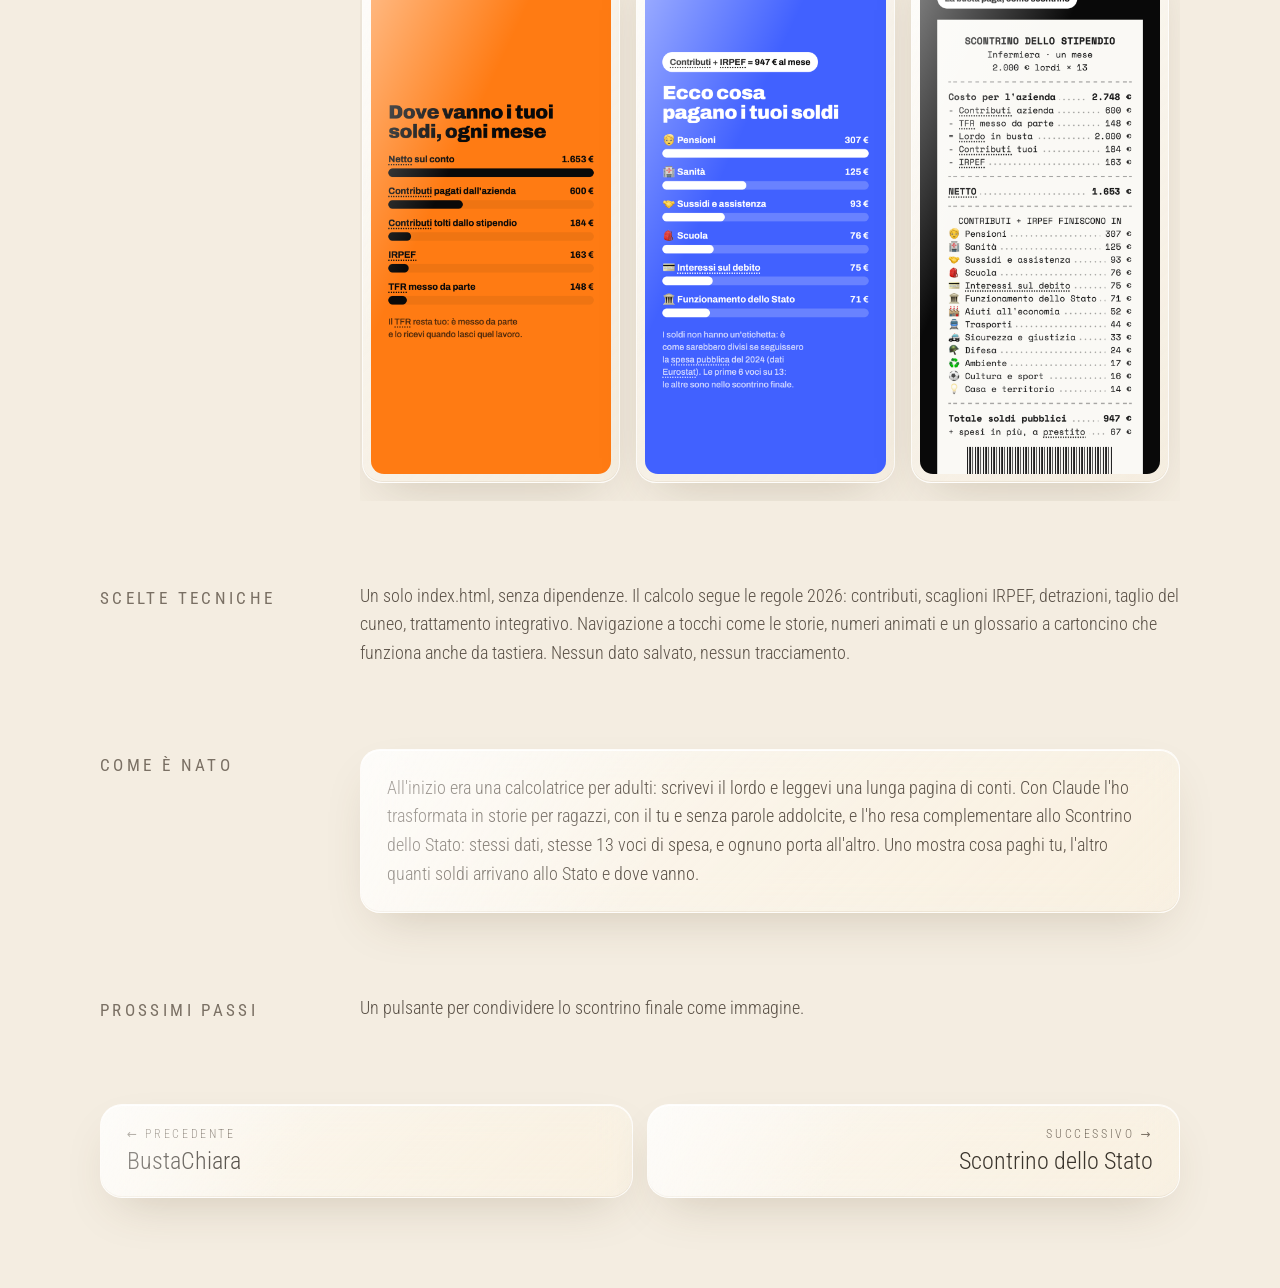
<file: progetto.html>
<!doctype html>
<html lang="it">
<head>
<meta charset="utf-8">
<meta name="viewport" content="width=device-width, initial-scale=1">
<title>Case study — Marvin Bonazzo</title>
<link rel="preconnect" href="https://fonts.googleapis.com">
<link rel="preconnect" href="https://fonts.gstatic.com" crossorigin>
<link href="https://fonts.googleapis.com/css2?family=Roboto+Condensed:wght@300;400&display=swap" rel="stylesheet">
<link rel="stylesheet" href="assets/style.css">
<script>history.scrollRestoration = 'manual';</script>
<script src="assets/transition.js"></script>
<style>
  .topbar { position: fixed; left: 0; right: 0; top: 0; z-index: 20; }

  /* opening screen: name + one line */
  .intro h1 { font-weight: 300; font-size: clamp(2.8rem, 9vw, 7.5rem); line-height: 1; color: rgba(59,53,45,.85); }
  .intro .tag { margin-top: 18px; font-size: clamp(1.05rem, 2vw, 1.35rem); color: var(--ink-mid); max-width: 34ch; margin-inline: auto; line-height: 1.4; }
  .intro .eyebrow { margin-bottom: 18px; }

  /* vertical case study */
  .cs { padding-top: 4vh; }
  .cover { border-radius: 26px; padding: 12px; }
  .cover img { border-radius: 16px; width: 100%; aspect-ratio: 16/10; object-fit: cover; object-position: top; }
  .actions { margin: 18px 0 6vh; display: flex; gap: 10px; flex-wrap: wrap; }

  .facts { display: grid; grid-template-columns: repeat(4, 1fr); gap: 12px; margin-bottom: 9vh; }
  .fact { border-radius: 18px; padding: 18px 20px; }
  .fact .k { font-size: .72rem; letter-spacing: .22em; text-transform: uppercase; color: var(--ink-soft); }
  .fact .v { margin-top: 6px; font-size: 1.05rem; font-weight: 400; line-height: 1.3; }

  .block { display: grid; grid-template-columns: 220px 1fr; gap: 40px; padding: 0 0 9vh; }
  .block > div { min-width: 0; }
  .block h2 { font-weight: 400; font-size: 1.05rem; letter-spacing: .2em; text-transform: uppercase; color: var(--ink-soft); padding-top: 6px; }
  .block p.lead { font-size: clamp(1.2rem, 2vw, 1.5rem); line-height: 1.45; color: var(--ink); }
  .block p { font-size: 1.12rem; line-height: 1.6; color: var(--ink-mid); }

  .audience { list-style: none; display: grid; gap: 12px; }
  .audience li { padding: 16px 20px; border-radius: 16px; font-size: 1.1rem; line-height: 1.45; color: var(--ink-mid); }

  .principles { display: grid; grid-template-columns: repeat(2, 1fr); gap: 14px; }
  .principle { border-radius: 20px; padding: 22px 24px; }
  .principle h3 { font-weight: 400; font-size: 1.3rem; margin-bottom: 8px; }
  .principle p { font-size: 1.02rem; line-height: 1.5; }

  .steps { position: relative; display: grid; gap: 22px; padding-left: 34px; }
  .steps::before { content: ""; position: absolute; left: 7px; top: 8px; bottom: 8px; border-left: 1.5px dashed var(--line); }
  .step { position: relative; }
  .step::before { content: ""; position: absolute; left: -34px; top: 6px; width: 12px; height: 12px; border-radius: 50%; background: var(--cream); border: 1.5px solid rgba(122,96,60,.7); }
  .step h3 { font-weight: 400; font-size: 1.25rem; }
  .step p { margin-top: 2px; }

  .gallery { display: flex; gap: 16px; overflow-x: auto; padding: 6px 2px 18px; scroll-snap-type: x mandatory; }
  .gallery .g { flex: 0 0 auto; border-radius: 20px; padding: 8px; scroll-snap-align: start; }
  .gallery img { height: min(62vh, 520px); width: auto; aspect-ratio: 390 / 844; object-fit: cover; border-radius: 13px; }

  /* images fade in once they have loaded, instead of popping in */
  .cover, .gallery .g { background: linear-gradient(135deg, rgba(255,255,255,.7), rgba(244,237,225,.5)); }
  .cs img {
    opacity: 0; transform: scale(1.015); filter: blur(6px);
    transition: opacity .45s ease-out, transform .6s cubic-bezier(.2,.7,.2,1), filter .4s ease-out;
  }
  .cs img.loaded { opacity: 1; transform: none; filter: none; }
  @media (prefers-reduced-motion: reduce) { .cs img { transition: opacity .3s ease; transform: none; filter: none; } }

  .steps.research { margin-top: 28px; gap: 30px; }
  .decision { margin-top: 10px !important; padding: 12px 16px; border-radius: 14px; background: rgba(255,255,255,.5); border: 1px solid var(--glass-edge); color: var(--ink) !important; font-size: 1.02rem !important; line-height: 1.5 !important; }
  .decision span { display: block; font-size: .7rem; letter-spacing: .22em; text-transform: uppercase; color: var(--ink-soft); margin-bottom: 4px; }

  .note { border-radius: 20px; padding: 24px 26px; }

  .pager { display: grid; grid-template-columns: 1fr 1fr; gap: 14px; padding-bottom: 10vh; }
  .pager a { border-radius: 22px; padding: 22px 26px; text-decoration: none; transition: transform .25s; }
  .pager a:hover { transform: translateY(-3px); }
  .pager .dir { font-size: .75rem; letter-spacing: .22em; text-transform: uppercase; color: var(--ink-soft); }
  .pager .t { margin-top: 6px; font-size: 1.5rem; }
  .pager .next { text-align: right; }
  .pager.single { grid-template-columns: 1fr; }

  @media (max-width: 760px) {
    .facts { grid-template-columns: 1fr 1fr; }
    .block { grid-template-columns: 1fr; gap: 16px; }
    .principles { grid-template-columns: 1fr; }
    .pager { grid-template-columns: 1fr; }
    .pager .next { text-align: left; }
  }
</style>
</head>
<body>
<div class="blob a"></div><div class="blob b"></div>

<nav class="topbar">
  <a class="pill glass" id="back" href="./#hwrap">← Portfolio</a>
  <a class="pill glass" href="progetti.html">Tutti i progetti</a>
</nav>

<section class="intro" id="intro"></section>
<main class="wrap cs" id="cs"></main>

<script src="assets/projects.js"></script>
<script>
(() => {
  scrollTo(0, 0);
  const list = window.PROJECTS;
  const slug = decodeURIComponent(location.hash.slice(1)) || new URLSearchParams(location.search).get('p');
  const i = Math.max(0, list.findIndex(p => p.slug === slug));
  const p = list[i];
  if (p.url) { location.replace(p.url); return; }
  const esc = s => String(s).replace(/[&<>"]/g, c => ({ '&': '&amp;', '<': '&lt;', '>': '&gt;', '"': '&quot;' }[c]));
  const cat = window.CATEGORIES[p.category] || { name: 'Case study' };
  const folder = list.filter(q => q.category === p.category);
  const fi = folder.indexOf(p);
  const prev = folder[(fi - 1 + folder.length) % folder.length];
  const next = folder[(fi + 1) % folder.length];
  const back = document.getElementById('back');
  back.href = `cartella.html#${p.category}`; back.textContent = `← ${cat.name}`;
  const pad = n => String(n).padStart(2, '0');
  document.title = `${p.name} — Marvin Bonazzo`;

  document.getElementById('intro').innerHTML = `
    <div>
      <div class="eyebrow">${esc(cat.name)} · ${pad(fi + 1)} / ${pad(folder.length)}</div>
      <h1>${esc(p.name)}</h1>
      <p class="tag">${esc(p.tagline)}</p>
    </div>
    <div class="hint">Scorri <span>↓</span></div>`;

  const block = (title, body) => `<section class="block"><h2>${title}</h2><div>${body}</div></section>`;

  document.getElementById('cs').innerHTML = `
    <div class="cover glass"><img src="${p.cover}" alt="Schermata di ${esc(p.name)}"></div>
    <div class="actions">
      ${p.links.live ? `<a class="pill glass" href="${p.links.live}" target="_blank" rel="noopener">Apri il progetto ↗</a>` : ''}
      ${p.links.code ? `<a class="pill glass" href="${p.links.code}" target="_blank" rel="noopener">Codice su GitHub ↗</a>` : ''}
    </div>

    <div class="facts">
      ${Object.entries(p.facts).map(([k, v]) => `<div class="fact glass"><div class="k">${esc(k)}</div><div class="v">${esc(v)}</div></div>`).join('')}
    </div>

    ${block('Il problema', `<p class="lead">${esc(p.problem)}</p>`)}
    ${block('Per chi è', `<ul class="audience">${p.audience.map(a => `<li class="glass">${esc(a)}</li>`).join('')}</ul>`)}
    ${p.research ? block('Ricerca', `<p class="lead">${esc(p.research.intro)}</p>
      <div class="steps research">${p.research.steps.map(([h, t, d]) => `<div class="step"><h3>${esc(h)}</h3><p>${esc(t)}</p><p class="decision"><span>Scelta</span>${esc(d)}</p></div>`).join('')}</div>`) : ''}
    ${block('Principi', `<div class="principles">${p.principles.map(([h, t]) => `
      <div class="principle glass"><h3>${esc(h)}</h3><p>${esc(t)}</p></div>`).join('')}</div>`)}
    ${block('Come funziona', `<div class="steps">${p.how.map(([h, t]) => `<div class="step"><h3>${esc(h)}</h3><p>${esc(t)}</p></div>`).join('')}</div>`)}
    ${block('Schermate', `<div class="gallery">${p.gallery.map(g => `<div class="g glass"><img src="${g}" alt="Schermata di ${esc(p.name)}" loading="lazy"></div>`).join('')}</div>`)}
    ${block('Scelte tecniche', `<p>${esc(p.tech)}</p>`)}
    ${block('Come è nato', `<div class="note glass"><p>${esc(p.story)}</p></div>`)}
    ${p.next ? block('Prossimi passi', `<p>${esc(p.next)}</p>`) : ''}

    ${folder.length > 1 ? `<nav class="pager">
      <a class="glass" href="progetto.html#${prev.slug}"><div class="dir">← Precedente</div><div class="t">${esc(prev.name)}</div></a>
      <a class="glass next" href="progetto.html#${next.slug}"><div class="dir">Successivo →</div><div class="t">${esc(next.name)}</div></a>
    </nav>` : `<nav class="pager single"><a class="glass" href="cartella.html#${p.category}"><div class="dir">← Torna alla cartella</div><div class="t">${esc(cat.name)}</div></a></nav>`}`;

  // fade each image in when it is ready (cached ones too, a moment after the page appears)
  document.querySelectorAll('#cs img').forEach((img, n) => {
    const show = () => setTimeout(() => img.classList.add('loaded'), img.dataset.late ? 0 : 30 + n * 35);
    if (img.complete && img.naturalWidth) show();
    else { img.addEventListener('load', show, { once: true }); img.addEventListener('error', () => img.classList.add('loaded'), { once: true }); }
  });
})();
addEventListener('hashchange', () => location.reload());
</script>
</body>
</html>
</file>
<file: assets/style.css>
/* Shared base: cream + glossy glass. Used by progetto.html and progetti.html */
:root {
  --cream: #f4ede1;
  --ink: #3b352d;
  --ink-mid: #5a5147;
  --ink-soft: #7a7064;
  --glass: rgba(255, 252, 245, 0.42);
  --glass-edge: rgba(255, 255, 255, 0.75);
  --line: rgba(122, 104, 80, 0.3);
}
* { box-sizing: border-box; margin: 0; padding: 0; }
body {
  font-family: "Roboto Condensed", system-ui, sans-serif;
  font-weight: 300;
  color: var(--ink);
  background: var(--cream);
  min-height: 100vh;
  overflow-x: hidden;
}
/* page background on its own fixed layer: no repaint while scrolling */
body::before {
  content: ""; position: fixed; inset: 0; z-index: -2; pointer-events: none;
  background:
    radial-gradient(60vw 60vw at 15% 10%, #fffaf0 0%, transparent 60%),
    radial-gradient(50vw 50vw at 90% 90%, #efe2cb 0%, transparent 60%),
    var(--cream);
  will-change: transform;
}
a { color: inherit; }
img { max-width: 100%; display: block; }

/* soft colour patches drawn as gradients (no blur filter to composite while scrolling) */
.blob { position: fixed; border-radius: 50%; z-index: -1; pointer-events: none; }
.blob.a { width: 56vw; height: 56vw; top: -17vw; right: -1vw; background: radial-gradient(circle, rgba(247,217,180,.55) 0%, rgba(247,217,180,.25) 35%, rgba(247,217,180,0) 68%); }
.blob.b { width: 46vw; height: 46vw; bottom: -14vw; left: -4vw; background: radial-gradient(circle, rgba(232,214,240,.35) 0%, rgba(232,214,240,.15) 35%, rgba(232,214,240,0) 68%); }

.glass {
  background: linear-gradient(135deg, rgba(255,255,255,.62), var(--glass) 55%, rgba(255,248,235,.30));
  backdrop-filter: blur(18px) saturate(140%);
  -webkit-backdrop-filter: blur(18px) saturate(140%);
  border: 1px solid var(--glass-edge);
  box-shadow: inset 0 1px 0 rgba(255,255,255,.9), inset 0 -1px 0 rgba(200,180,150,.2), 0 20px 50px -20px rgba(90,70,40,.25);
  position: relative;
  overflow: hidden;
}
.glass::before {
  content: ""; position: absolute; inset: 0;
  background: linear-gradient(115deg, rgba(255,255,255,.55) 0%, rgba(255,255,255,0) 38%);
  pointer-events: none;
}

.topbar {
  position: sticky; top: 0; z-index: 10;
  display: flex; justify-content: space-between; align-items: center;
  padding: 18px max(16px, 5vw);
}
.pill {
  display: inline-flex; align-items: center; gap: 8px;
  padding: 9px 18px; border-radius: 999px; text-decoration: none; font-size: .92rem;
  color: var(--ink); transition: background .2s;
}
.pill:hover { background: rgba(255,255,255,.8); }

.wrap { width: min(1080px, 100% - 32px); margin: 0 auto; }
.eyebrow { font-size: .78rem; letter-spacing: .25em; text-transform: uppercase; color: var(--ink-soft); }

/* opening titles: rise into focus (case studies) */
html.arrived .intro .eyebrow,
html.arrived .intro h1,
html.arrived .intro .tag { animation: pt-rise 1.1s cubic-bezier(.2,.75,.2,1) both; }
html.arrived .intro .hint { animation: pt-fade .8s ease both; animation-delay: .6s; }
html.arrived .intro .eyebrow { animation-delay: .1s; }
html.arrived .intro h1 { animation-delay: .18s; }
html.arrived .intro .tag { animation-delay: .34s; }
@keyframes pt-rise {
  from { opacity: 0; transform: translateY(28px); filter: blur(8px); }
  to { opacity: 1; transform: none; filter: blur(0); }
}
@keyframes pt-fade { from { opacity: 0; } to { opacity: 1; } }

/* home title: a slow, soft reveal from left to right */
html.arrived .intro h1.reveal {
  -webkit-mask-image: linear-gradient(90deg, #000 0 40%, transparent 60% 100%);
          mask-image: linear-gradient(90deg, #000 0 40%, transparent 60% 100%);
  -webkit-mask-size: 250% 100%; mask-size: 250% 100%;
  -webkit-mask-repeat: no-repeat; mask-repeat: no-repeat;
  animation: pt-reveal 3s cubic-bezier(.4,.15,.3,1) both;
  animation-delay: .15s;
}
html.arrived .intro h1.reveal + .hint { animation-delay: 2.6s; }
@keyframes pt-reveal {
  from { -webkit-mask-position: 100% 0; mask-position: 100% 0; filter: blur(4px); }
  to { -webkit-mask-position: 0 0; mask-position: 0 0; filter: blur(0); }
}
@media (prefers-reduced-motion: reduce) {
  html.arrived .intro * { animation: none !important; -webkit-mask: none !important; mask: none !important; }
}

/* ——— intro + horizontal scroll (shared) ——— */
.intro { height: 100vh; display: grid; place-items: center; text-align: center; padding: 0 16px; position: relative; }
.hint {
  position: absolute; bottom: 36px; left: 50%; transform: translateX(-50%);
  font-size: .85rem; letter-spacing: .25em; text-transform: uppercase; color: var(--ink-soft);
  display: flex; flex-direction: column; align-items: center; gap: 8px;
}
.hint span { display: inline-block; animation: nudge-down 1.8s ease-in-out infinite; }
@keyframes nudge-down { 50% { transform: translateY(7px); } }

.h-wrap { position: relative; }
.h-sticky { position: sticky; top: 0; height: 100vh; overflow: hidden; }
.track { position: absolute; top: 0; left: 0; height: 100%; display: flex; align-items: center; will-change: transform; }
.connector { position: absolute; left: 0; top: 0; height: 100%; pointer-events: none; overflow: visible; z-index: 0; }
.connector path { fill: none; stroke: var(--line); stroke-width: 1.5; stroke-dasharray: 2 7; stroke-linecap: round; }
.connector .fg { stroke: rgba(122, 96, 60, .7); stroke-dasharray: none; }
.connector circle { fill: var(--cream); stroke: rgba(122, 96, 60, .7); stroke-width: 1.5; }
.track > * { position: relative; z-index: 1; flex-shrink: 0; }
.track > .connector { position: absolute; z-index: 0; }
.counter {
  position: fixed; right: 24px; bottom: 22px; font-size: .8rem; letter-spacing: .2em; color: var(--ink-soft);
  padding: 8px 14px; border-radius: 999px; opacity: 0; transition: opacity .4s; z-index: 5;
}
.counter.on { opacity: 1; }
</file>
